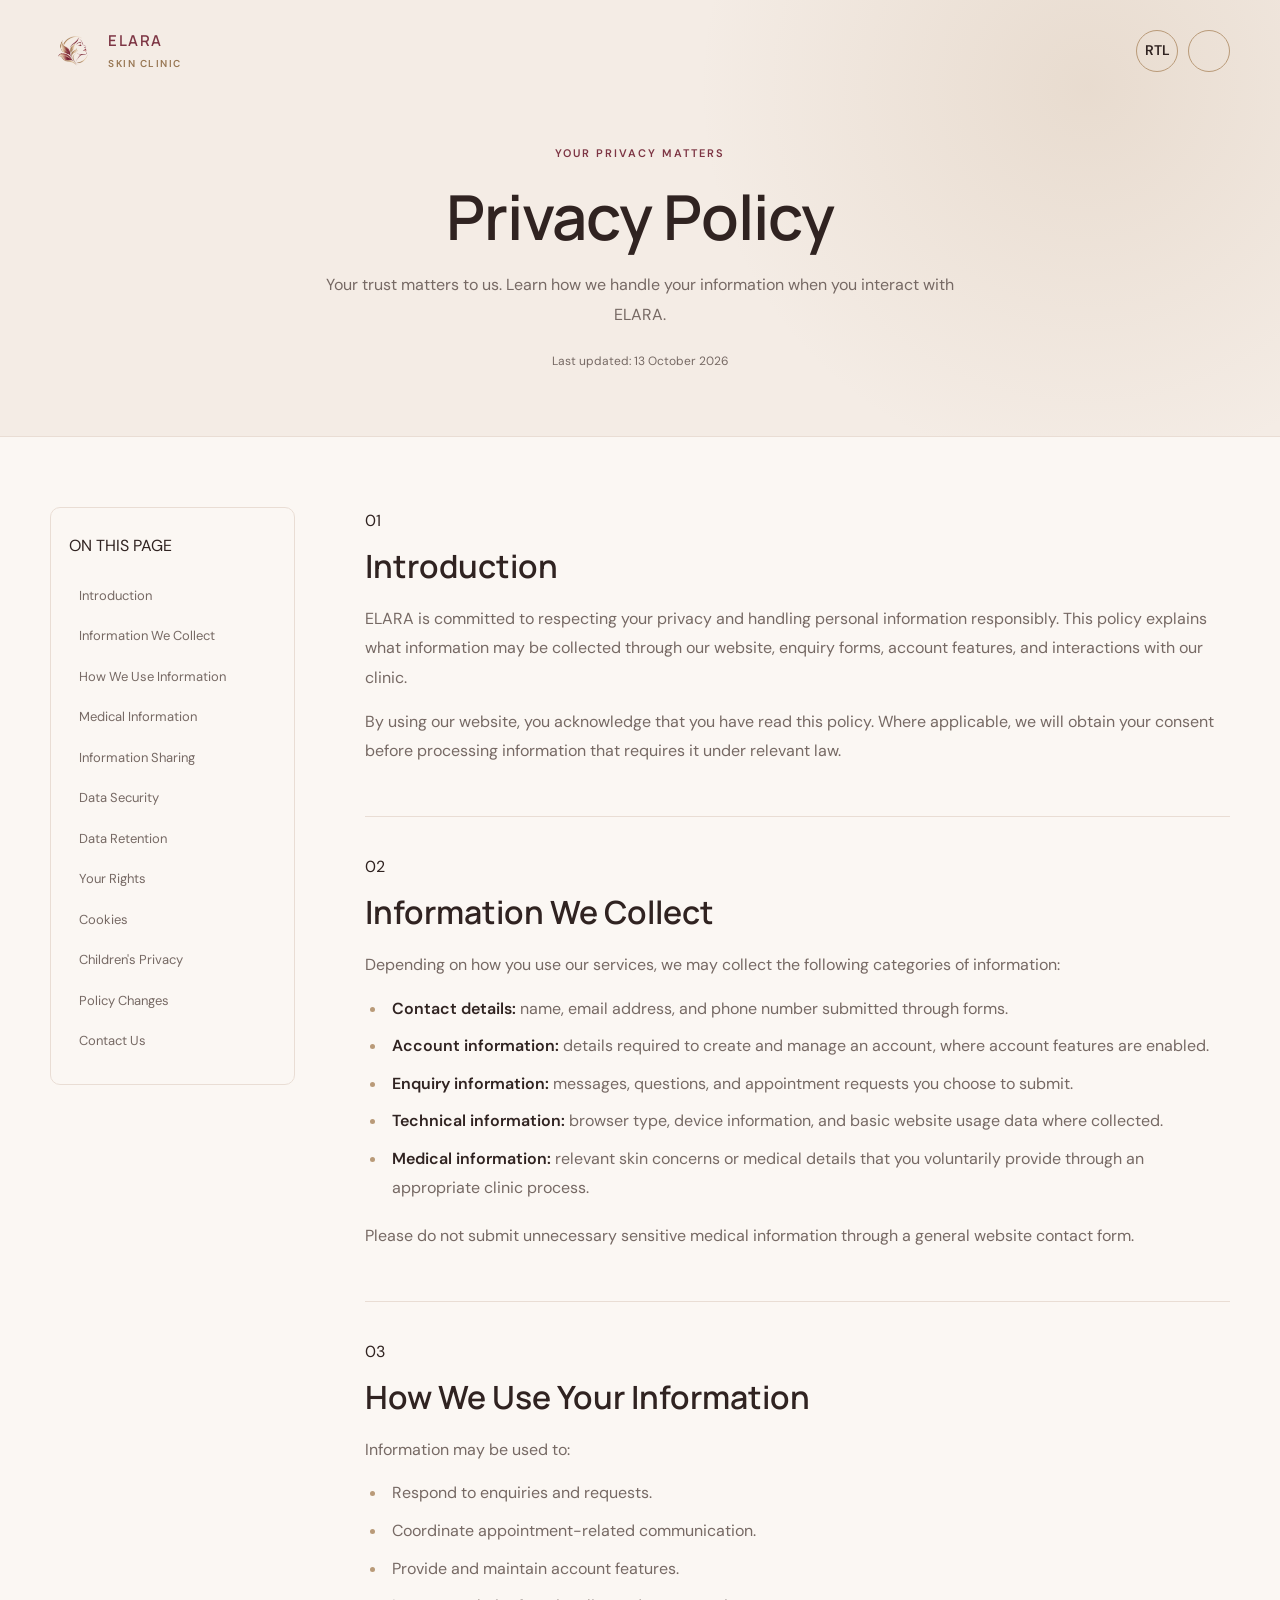
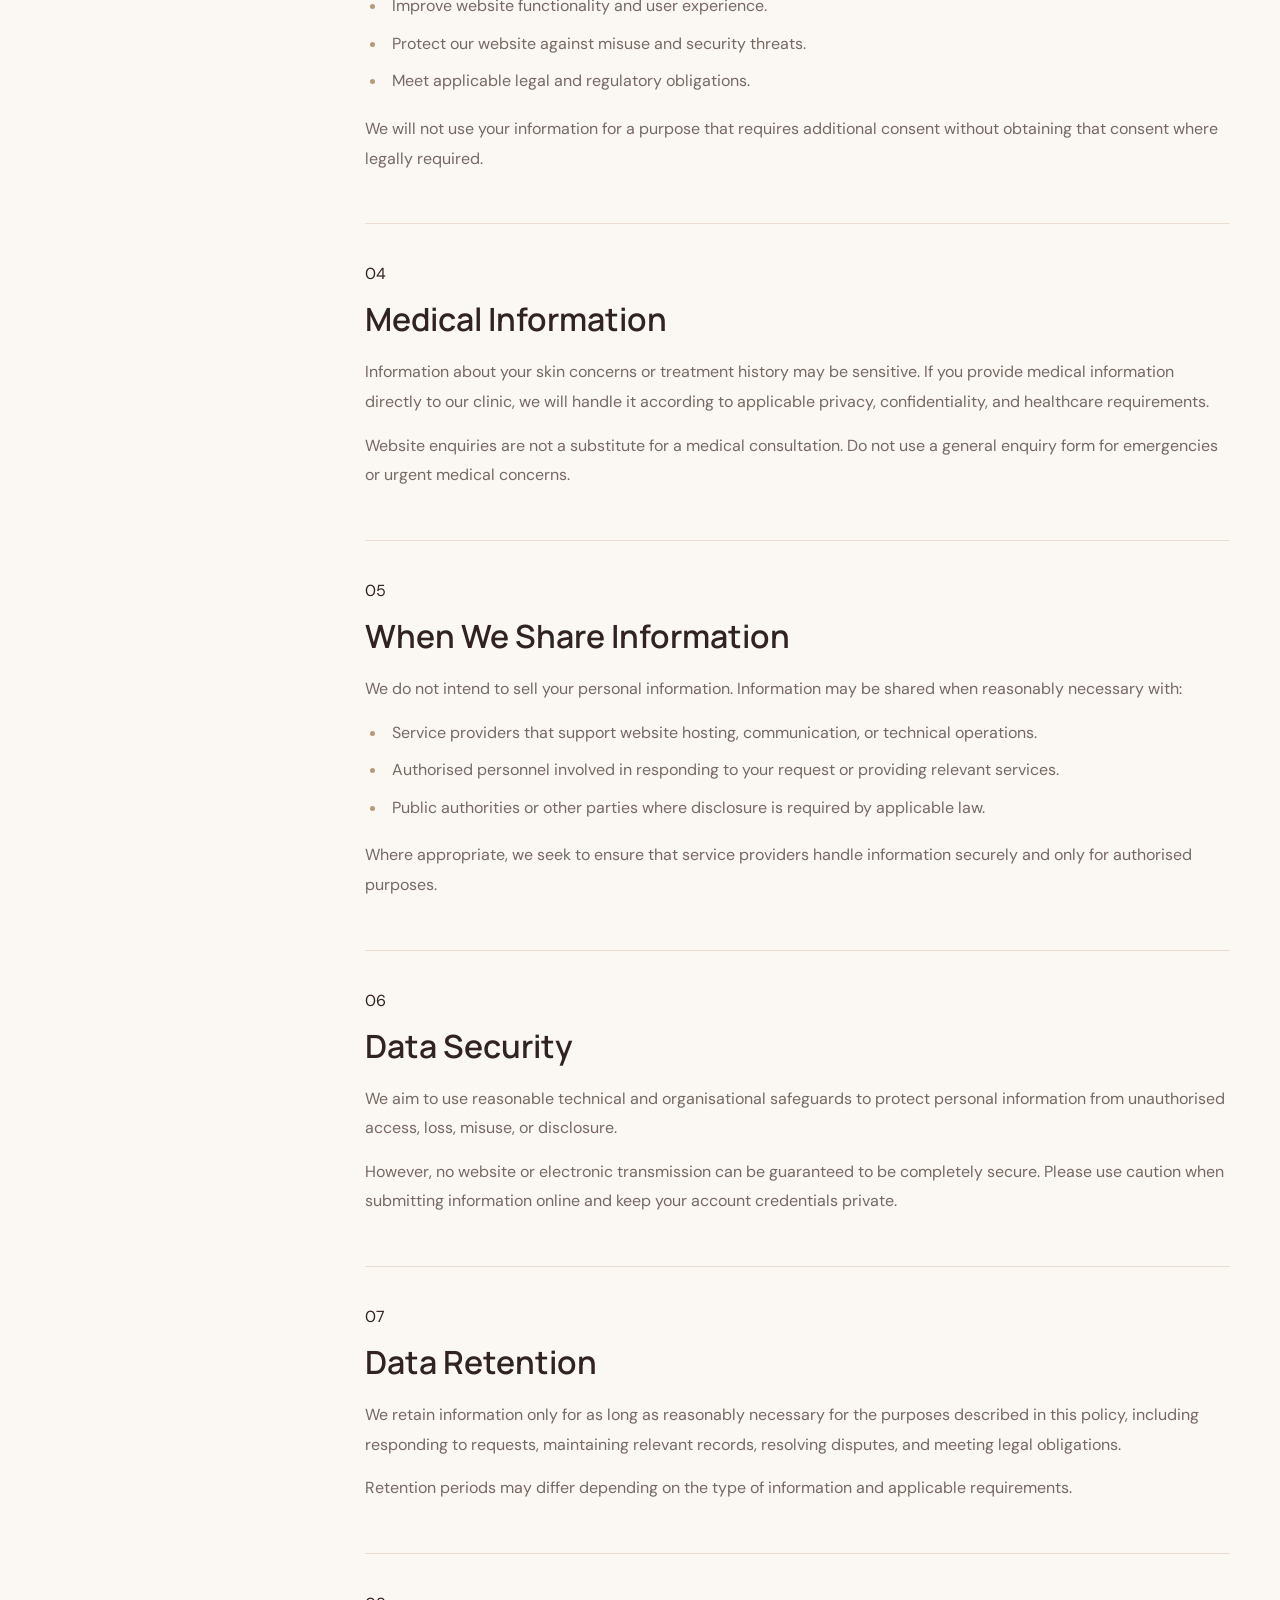
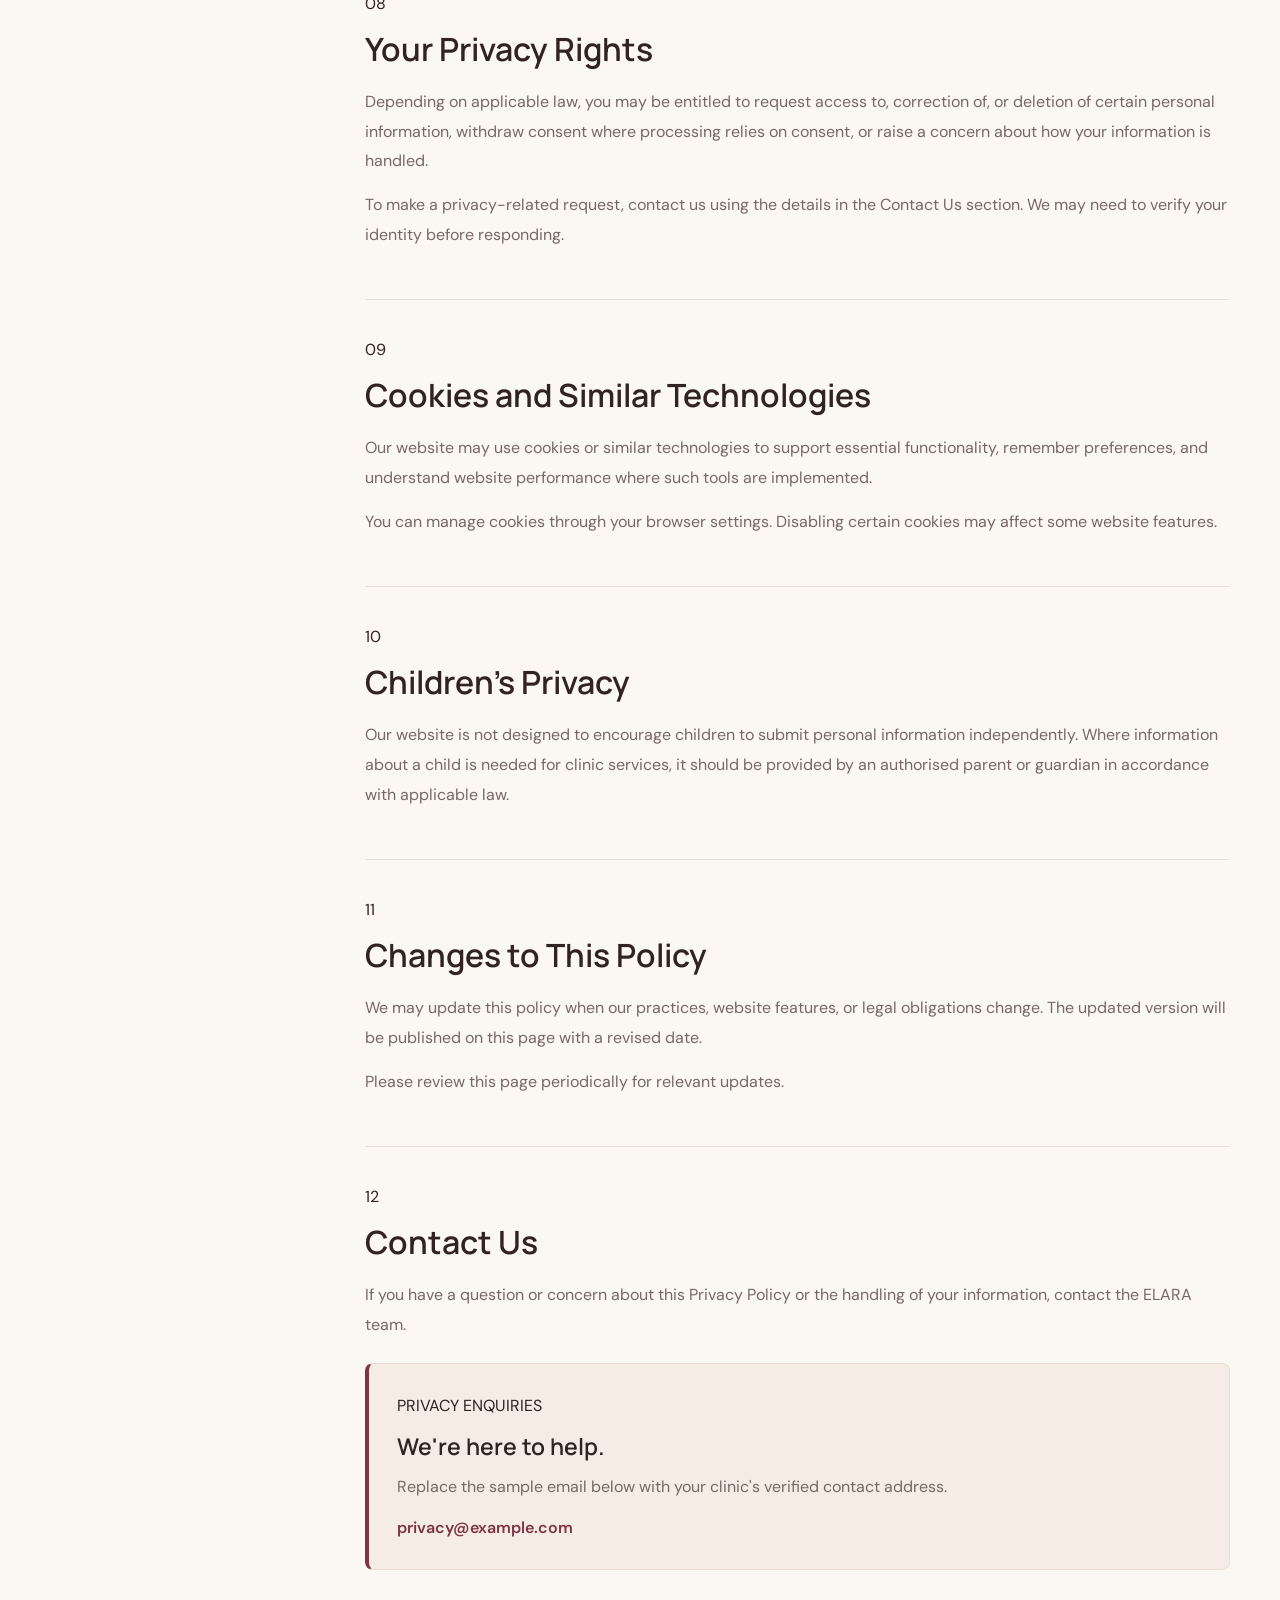
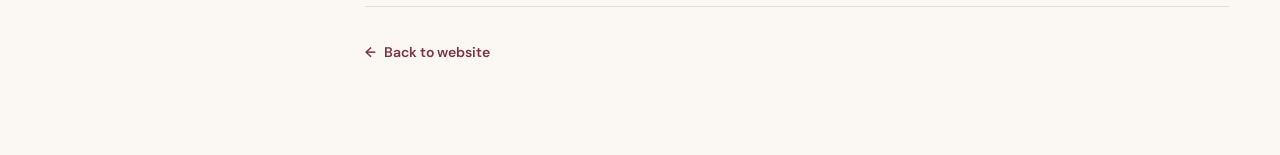
<file: privacy-policy.html>
<!DOCTYPE html>
<html lang="en" dir="ltr" data-theme="light">

<head>
    <meta charset="UTF-8">
    <meta name="viewport" content="width=device-width, initial-scale=1.0">

    <title>Privacy Policy | ELARA</title>
    <link rel="icon" type="image/png" href="./images/logo/logo.png">
    <meta name="description"
          content="Learn how ELARA collects, uses, stores and protects your personal information.">

    <link
        href="https://cdn.jsdelivr.net/npm/bootstrap@5.3.3/dist/css/bootstrap.min.css"
        rel="stylesheet">

    <link rel="stylesheet" href="assets/css/global.css">
    <link rel="stylesheet" href="assets/css/privacy.css">
</head>

<body class="privacy-page">

    <main>

        <!-- PRIVACY HERO -->
        
<section class="privacy-hero">

    <div class="privacy-hero__top">

        <!-- Logo: top-left -->
        <a href="index.html" class="brand-logo">
            <img src="./images/logo/logo.png" alt="ELARA logo">

            <span class="brand-name">
                <span class="brand-title">ELARA</span>
                <span class="brand-subtitle">SKIN CLINIC</span>
            </span>
        </a>

        <!-- RTL and Dark Mode: top-right -->
        <div class="privacy-hero__utilities">

            <button
                class="icon-button"
                id="rtlToggle"
                type="button"
                aria-label="Toggle RTL">
                RTL
            </button>

            <button
                class="icon-button theme-toggle"
                id="themeToggle"
                type="button"
                aria-label="Toggle dark mode">
                <i data-lucide="moon"></i>
            </button>

        </div>

    </div>

    <!-- Centered hero content -->
    <div class="privacy-hero__content">

        <span class="privacy-eyebrow">
            YOUR PRIVACY MATTERS
        </span>

        <h1>Privacy Policy</h1>

        <p>
            Your trust matters to us. Learn how we handle
            your information when you interact with ELARA.
        </p>

        <span class="privacy-hero__updated">
            Last updated: 13 October 2026
        </span>

    </div>

</section>



        <!-- PRIVACY CONTENT -->
        <section class="privacy-content">

            <div class="privacy-content__layout">

                <!-- CONTENT NAVIGATION -->
                <aside class="privacy-sidebar">

                    <span class="privacy-sidebar__title">
                        ON THIS PAGE
                    </span>

                    <nav aria-label="Privacy policy sections">
                        <a href="#introduction">Introduction</a>
                        <a href="#information">Information We Collect</a>
                        <a href="#usage">How We Use Information</a>
                        <a href="#medical-information">Medical Information</a>
                        <a href="#sharing">Information Sharing</a>
                        <a href="#security">Data Security</a>
                        <a href="#retention">Data Retention</a>
                        <a href="#rights">Your Rights</a>
                        <a href="#cookies">Cookies</a>
                        <a href="#children">Children's Privacy</a>
                        <a href="#changes">Policy Changes</a>
                        <a href="#contact">Contact Us</a>
                    </nav>

                </aside>


                <!-- POLICY ARTICLE -->
                <article class="privacy-article">

                    <section id="introduction" class="privacy-section">
                        <span class="privacy-section__number">01</span>
                        <h2>Introduction</h2>

                        <p>
                            ELARA is committed to respecting your
                            privacy and handling personal information
                            responsibly. This policy explains what
                            information may be collected through our
                            website, enquiry forms, account features,
                            and interactions with our clinic.
                        </p>

                        <p>
                            By using our website, you acknowledge that
                            you have read this policy. Where applicable,
                            we will obtain your consent before processing
                            information that requires it under relevant law.
                        </p>
                    </section>


                    <section id="information" class="privacy-section">
                        <span class="privacy-section__number">02</span>
                        <h2>Information We Collect</h2>

                        <p>
                            Depending on how you use our services,
                            we may collect the following categories
                            of information:
                        </p>

                        <ul>
                            <li>
                                <strong>Contact details:</strong>
                                name, email address, and phone number
                                submitted through forms.
                            </li>

                            <li>
                                <strong>Account information:</strong>
                                details required to create and manage
                                an account, where account features are enabled.
                            </li>

                            <li>
                                <strong>Enquiry information:</strong>
                                messages, questions, and appointment
                                requests you choose to submit.
                            </li>

                            <li>
                                <strong>Technical information:</strong>
                                browser type, device information, and
                                basic website usage data where collected.
                            </li>

                            <li>
                                <strong>Medical information:</strong>
                                relevant skin concerns or medical details
                                that you voluntarily provide through an
                                appropriate clinic process.
                            </li>
                        </ul>

                        <p>
                            Please do not submit unnecessary sensitive
                            medical information through a general
                            website contact form.
                        </p>
                    </section>


                    <section id="usage" class="privacy-section">
                        <span class="privacy-section__number">03</span>
                        <h2>How We Use Your Information</h2>

                        <p>Information may be used to:</p>

                        <ul>
                            <li>Respond to enquiries and requests.</li>
                            <li>Coordinate appointment-related communication.</li>
                            <li>Provide and maintain account features.</li>
                            <li>Improve website functionality and user experience.</li>
                            <li>Protect our website against misuse and security threats.</li>
                            <li>Meet applicable legal and regulatory obligations.</li>
                        </ul>

                        <p>
                            We will not use your information for a purpose
                            that requires additional consent without
                            obtaining that consent where legally required.
                        </p>
                    </section>


                    <section id="medical-information" class="privacy-section">
                        <span class="privacy-section__number">04</span>
                        <h2>Medical Information</h2>

                        <p>
                            Information about your skin concerns or
                            treatment history may be sensitive.
                            If you provide medical information directly
                            to our clinic, we will handle it according
                            to applicable privacy, confidentiality,
                            and healthcare requirements.
                        </p>

                        <p>
                            Website enquiries are not a substitute for
                            a medical consultation. Do not use a general
                            enquiry form for emergencies or urgent
                            medical concerns.
                        </p>
                    </section>


                    <section id="sharing" class="privacy-section">
                        <span class="privacy-section__number">05</span>
                        <h2>When We Share Information</h2>

                        <p>
                            We do not intend to sell your personal
                            information. Information may be shared
                            when reasonably necessary with:
                        </p>

                        <ul>
                            <li>
                                Service providers that support website
                                hosting, communication, or technical operations.
                            </li>

                            <li>
                                Authorised personnel involved in responding
                                to your request or providing relevant services.
                            </li>

                            <li>
                                Public authorities or other parties where
                                disclosure is required by applicable law.
                            </li>
                        </ul>

                        <p>
                            Where appropriate, we seek to ensure that
                            service providers handle information securely
                            and only for authorised purposes.
                        </p>
                    </section>


                    <section id="security" class="privacy-section">
                        <span class="privacy-section__number">06</span>
                        <h2>Data Security</h2>

                        <p>
                            We aim to use reasonable technical and
                            organisational safeguards to protect personal
                            information from unauthorised access, loss,
                            misuse, or disclosure.
                        </p>

                        <p>
                            However, no website or electronic transmission
                            can be guaranteed to be completely secure.
                            Please use caution when submitting information
                            online and keep your account credentials private.
                        </p>
                    </section>


                    <section id="retention" class="privacy-section">
                        <span class="privacy-section__number">07</span>
                        <h2>Data Retention</h2>

                        <p>
                            We retain information only for as long as
                            reasonably necessary for the purposes described
                            in this policy, including responding to requests,
                            maintaining relevant records, resolving disputes,
                            and meeting legal obligations.
                        </p>

                        <p>
                            Retention periods may differ depending on
                            the type of information and applicable requirements.
                        </p>
                    </section>


                    <section id="rights" class="privacy-section">
                        <span class="privacy-section__number">08</span>
                        <h2>Your Privacy Rights</h2>

                        <p>
                            Depending on applicable law, you may be entitled
                            to request access to, correction of, or deletion
                            of certain personal information, withdraw consent
                            where processing relies on consent, or raise
                            a concern about how your information is handled.
                        </p>

                        <p>
                            To make a privacy-related request, contact us
                            using the details in the Contact Us section.
                            We may need to verify your identity before
                            responding.
                        </p>
                    </section>


                    <section id="cookies" class="privacy-section">
                        <span class="privacy-section__number">09</span>
                        <h2>Cookies and Similar Technologies</h2>

                        <p>
                            Our website may use cookies or similar
                            technologies to support essential functionality,
                            remember preferences, and understand website
                            performance where such tools are implemented.
                        </p>

                        <p>
                            You can manage cookies through your browser
                            settings. Disabling certain cookies may affect
                            some website features.
                        </p>
                    </section>


                    <section id="children" class="privacy-section">
                        <span class="privacy-section__number">10</span>
                        <h2>Children's Privacy</h2>

                        <p>
                            Our website is not designed to encourage
                            children to submit personal information
                            independently. Where information about a child
                            is needed for clinic services, it should be
                            provided by an authorised parent or guardian
                            in accordance with applicable law.
                        </p>
                    </section>


                    <section id="changes" class="privacy-section">
                        <span class="privacy-section__number">11</span>
                        <h2>Changes to This Policy</h2>

                        <p>
                            We may update this policy when our practices,
                            website features, or legal obligations change.
                            The updated version will be published on this
                            page with a revised date.
                        </p>

                        <p>
                            Please review this page periodically for
                            relevant updates.
                        </p>
                    </section>


                    <section id="contact" class="privacy-section privacy-section--contact">
                        <span class="privacy-section__number">12</span>
                        <h2>Contact Us</h2>

                        <p>
                            If you have a question or concern about this
                            Privacy Policy or the handling of your
                            information, contact the ELARA team.
                        </p>

                        <div class="privacy-contact-card">

                            <span class="privacy-contact-card__label">
                                PRIVACY ENQUIRIES
                            </span>

                            <h3>We're here to help.</h3>

                            <p>
                                Replace the sample email below with
                                your clinic's verified contact address.
                            </p>

                            <a href="mailto:privacy@example.com">
                                privacy@example.com
                            </a>

                        </div>

                    </section>

                    <a href="index.html" class="privacy-back-link">
                        <span aria-hidden="true">←</span>
                        Back to website
                    </a>

                </article>

            </div>

        </section>

    </main>


    <script src="./assets/js/global.js"></script>

</body>
</html>
</file>
<file: assets/css/global.css>
/* =====================================================
   GLOBAL DESIGN SYSTEM
===================================================== */

@import url('https://fonts.googleapis.com/css2?family=DM+Sans:wght@400;500;600;700&family=Manrope:wght@400;500;600;700&display=swap');

:root {
    --color-primary: #7D3544;
    --color-primary-dark: #642735;
    --color-primary-light: #985564;

    --color-secondary: #B99A78;
    --color-secondary-dark: #987754;
    --color-secondary-light: #D0B99D;

    --color-background: #FBF7F3;
    --color-surface: #FFFFFF;
    --color-surface-soft: #F4ECE5;
    --color-text: #302321;
    --color-text-muted: #766964;
    --color-border: #E9DDD4;

    --font-heading: "Manrope", sans-serif;
    --font-body: "DM Sans", sans-serif;

    --container-width: 1440px;
    --header-height: 86px;

    --radius-small: 8px;
    --radius-medium: 14px;
    --radius-large: 24px;

    --shadow-header: 0 5px 24px rgba(48, 35, 33, 0.07);
    --shadow-card: 0 12px 35px rgba(48, 35, 33, 0.08);

    --transition-fast: 0.25s ease;
    --transition-smooth: 0.4s ease;
}

html[data-theme="dark"] {
    --color-background: #191516;
    --color-surface: #241E20;
    --color-surface-soft: #302527;
    --color-text: #F7EFEB;
    --color-text-muted: #C0B0AA;
    --color-border: #48363A;

    --shadow-header: 0 5px 24px rgba(0, 0, 0, 0.2);
    --shadow-card: 0 12px 35px rgba(0, 0, 0, 0.2);
}

* {
    box-sizing: border-box;
}

html {
    scroll-behavior: smooth;
    scroll-padding-top: calc(var(--header-height) + 16px);
}

body {
    margin: 0;
    font-family: var(--font-body);
    font-size: 16px;
    line-height: 1.7;
    color: var(--color-text);
    background: var(--color-background);
    transition:
        background var(--transition-smooth),
        color var(--transition-smooth);
}

h1, h2, h3, h4, h5, h6 {
    font-family: var(--font-heading);
    font-weight: 600;
    line-height: 1.25;
}

a {
    color: inherit;
    text-decoration: none;
}

button, input, textarea, select {
    font: inherit;
}

button, a {
    -webkit-tap-highlight-color: transparent;
}

button:focus-visible,
a:focus-visible {
    outline: 2px solid var(--color-secondary);
    outline-offset: 4px;
}

img {
    max-width: 100%;
    display: block;
}

.global-container {
    width: min(calc(100% - 64px), var(--container-width));
    margin-inline: auto;
}


/* =====================================================
   BUTTONS
===================================================== */

.btn {
    display: inline-flex;
    justify-content: center;
    align-items: center;
    gap: 9px;
    min-height: 46px;
    padding: 11px 20px;
    border: 1px solid transparent;
    border-radius: var(--radius-small);
    font-size: 14px;
    font-weight: 600;
    line-height: 1.4;
    cursor: pointer;
    transition:
        background var(--transition-fast),
        color var(--transition-fast),
        border-color var(--transition-fast),
        transform var(--transition-fast),
        box-shadow var(--transition-fast);
}

.btn svg {
    width: 17px;
    height: 17px;
    flex-shrink: 0;
}

.btn:hover {
    transform: translateY(-2px);
    box-shadow: var(--shadow-card);
}

.btn-primary {
    color: #FFFFFF;
    background: var(--color-primary);
    border-color: var(--color-primary);
}

.btn-primary:hover {
    color: #FFFFFF;
    background: var(--color-primary-dark);
    border-color: var(--color-primary-dark);
}

.btn-secondary {
    color: var(--color-primary);
    background: transparent;
    border-color: var(--color-secondary);
}

.btn-secondary:hover {
    color: #FFFFFF;
    background: var(--color-primary);
    border-color: var(--color-primary);
}


/* =====================================================
   GLOBAL HEADER
===================================================== */

.site-header {
    position: sticky;
    top: 0;
    z-index: 1000;
    width: 100%;
    background: var(--color-surface);
    border-bottom: 1px solid var(--color-border);
    box-shadow: var(--shadow-header);
    transition:
        background var(--transition-smooth),
        border-color var(--transition-smooth);
}

.header-container {
    min-height: var(--header-height);
    display: flex;
    align-items: center;
    justify-content: space-between;
    gap: 24px;
}

.brand-logo {
    display: inline-flex;
    align-items: center;
    gap: 11px;
    flex-shrink: 0;
}

.brand-logo img {
    width: 45px;
    height: 48px;
    object-fit: contain;
}

.brand-name {
    display: flex;
    flex-direction: column;
    line-height: 1.25;
}

.brand-title {
    font-family: var(--font-heading);
    font-size: 17px;
    font-weight: 700;
    letter-spacing: 1.3px;
    color: var(--color-primary);
}

.brand-subtitle {
    margin-top: 4px;
    font-size: 10px;
    font-weight: 600;
    letter-spacing: 3px;
    color: var(--color-secondary-dark);
}

.main-navigation {
    display: flex;
    align-items: center;
    justify-content: flex-end;
    gap: 24px;
    flex: 1;
}

.navigation-list {
    display: flex;
    align-items: center;
    gap: 24px;
    padding: 0;
    margin: 0;
    list-style: none;
}

.nav-item {
    position: relative;
}

.nav-link {
    display: inline-flex;
    align-items: center;
    justify-content: center;
    gap: 5px;
    padding-block: 12px;
    color: var(--color-text);
    font-size: 14px;
    font-weight: 500;
    white-space: nowrap;
    transition: color var(--transition-fast);
}

.nav-link:hover,
.nav-link.active {
    color: var(--color-primary);
}

.nav-link::after {
    position: absolute;
    right: 0;
    bottom: 3px;
    left: 0;
    height: 2px;
    content: "";
    background: var(--color-secondary);
    transform: scaleX(0);
    transform-origin: left;
    transition: transform var(--transition-fast);
}

.nav-link:hover::after,
.nav-link.active::after {
    transform: scaleX(1);
}

.nav-link svg {
    width: 15px;
    height: 15px;
}

.header-actions {
    display: flex;
    align-items: center;
    gap: 10px;
    flex-shrink: 0;
}

.icon-button {
    width: 42px;
    height: 42px;
    display: inline-flex;
    justify-content: center;
    align-items: center;
    flex-shrink: 0;
    padding: 0;
    border: 1px solid var(--color-secondary);
    border-radius: 50%;
    color: var(--color-text);
    background: transparent;
    cursor: pointer;
    transition:
        color var(--transition-fast),
        background var(--transition-fast),
        border-color var(--transition-fast),
        transform var(--transition-fast);
}

.icon-button svg {
    width: 19px;
    height: 19px;
}

.icon-button:hover {
    color: var(--color-primary);
    background: var(--color-surface-soft);
    border-color: var(--color-border);
    transform: translateY(-1px);
}

.mobile-menu-toggle {
    display: none;
}


/* =====================================================
   HOME DROPDOWN
===================================================== */

.dropdown-menu {
    position: absolute;
    top: calc(100% + 8px);
    inset-inline-start: 0;
    z-index: 1001;
    width: 220px;
    padding: 9px;
    margin: 0;
    list-style: none;
    background: var(--color-surface);
    border: 1px solid var(--color-border);
    border-radius: var(--radius-medium);
    box-shadow: var(--shadow-card);

    opacity: 0;
    visibility: hidden;
    transform: translateY(8px);
    transition:
        opacity var(--transition-fast),
        visibility var(--transition-fast),
        transform var(--transition-fast);
}

.home-dropdown:hover > .dropdown-menu,
.home-dropdown:focus-within > .dropdown-menu,
.home-dropdown.dropdown-open > .dropdown-menu {
    opacity: 1;
    visibility: visible;
    transform: translateY(0);
}

.dropdown-menu a {
    display: block;
    padding: 11px 12px;
    border-radius: var(--radius-small);
    color: var(--color-text);
    font-size: 14px;
    transition:
        background var(--transition-fast),
        color var(--transition-fast);
}

.dropdown-menu a:hover,
.dropdown-menu a.active {
    color: var(--color-primary);
    background: var(--color-surface-soft);
}


/* =====================================================
   GLOBAL FOOTER
===================================================== */

.site-footer {
    margin-top: 0;
    padding-top: 0px;
    color: var(--color-text);
    background: var(--color-surface);
    border-top: 1px solid var(--color-border);
}

.footer-main {
    display: grid;
    grid-template-columns: 1.35fr 0.8fr 1fr 1.1fr;
    gap: 44px;
    padding-bottom: 48px;
}

.footer-brand {
    max-width: 340px;
}

.footer-description {
    margin: 22px 0;
    color: var(--color-text-muted);
    font-size: 15px;
    line-height: 1.8;
}

.footer-socials {
    display: flex;
    align-items: center;
    gap: 10px;
}

.social-link {
    width: 39px;
    height: 39px;
    display: inline-flex;
    justify-content: center;
    align-items: center;
    border: 1px solid var(--color-border);
    border-radius: 50%;
    color: var(--color-primary);
    background: var(--color-background);
    transition:
        color var(--transition-fast),
        background var(--transition-fast),
        transform var(--transition-fast);
}

.social-link:hover {
    color: #FFFFFF;
    background: var(--color-primary);
    transform: translateY(-3px);
}

.footer-heading {
    margin: 0 0 22px;
    font-size: 17px;
    color: var(--color-text);
}

.footer-links {
    display: grid;
    gap: 12px;
    padding: 0;
    margin: 0;
    list-style: none;
}

.footer-links a,
.footer-contact a {
    color: var(--color-text-muted);
    font-size: 14px;
    transition: color var(--transition-fast);
}

.footer-links a:hover,
.footer-contact a:hover {
    color: var(--color-primary);
}

.footer-contact p {
    display: flex;
    align-items: flex-start;
    gap: 10px;
    margin: 0 0 16px;
    color: var(--color-text-muted);
    font-size: 14px;
    overflow-wrap: anywhere;
}

.footer-contact p svg {
    width: 18px;
    height: 18px;
    flex-shrink: 0;
    margin-top: 4px;
    color: var(--color-secondary-dark);
}

.footer-cta {
    margin-top: 8px;
}

.footer-bottom {
    min-height: 76px;
    display: flex;
    justify-content: space-between;
    align-items: center;
    flex-wrap: wrap;
    gap: 15px;
    padding-block: 20px;
    border-top: 1px solid var(--color-border);
}

.footer-bottom p {
    margin: 0;
    color: var(--color-text-muted);
    font-size: 13px;
}

.footer-legal-links {
    display: flex;
    align-items: center;
    gap: 22px;
}

.footer-legal-links a {
    color: var(--color-text-muted);
    font-size: 13px;
    transition: color var(--transition-fast);
}

.footer-legal-links a:hover {
    color: var(--color-primary);
}


/* =====================================================
   RTL SUPPORT
===================================================== */

html[dir="rtl"] body {
    text-align: right;
}

html[dir="rtl"] .brand-name,
html[dir="rtl"] .footer-brand,
html[dir="rtl"] .footer-column {
    text-align: right;
}

html[dir="rtl"] .nav-link::after {
    transform-origin: right;
}

html[dir="rtl"] .footer-contact p {
    flex-direction: row;
}

html[dir="rtl"] .footer-bottom {
    direction: rtl;
}

html[dir="rtl"] .dropdown-menu {
    text-align: right;
}


/* =====================================================
   RESPONSIVE: 1024px
===================================================== */

@media (max-width: 1024px) {
    :root {
        --header-height: 76px;
    }

    .global-container {
        width: min(calc(100% - 40px), var(--container-width));
    }

    .header-container {
        gap: 12px;
    }

    .brand-logo {
        gap: 8px;
    }

    .brand-logo img {
        width: 39px;
        height: 42px;
    }

    .brand-title {
        font-size: 15px;
    }

    .brand-subtitle {
        font-size: 9px;
        letter-spacing: 2px;
    }

    .main-navigation {
        gap: 12px;
    }

    .navigation-list {
        gap: 14px;
    }

    .nav-link {
        font-size: 13px;
    }

    .header-actions {
        gap: 5px;
    }

    .icon-button {
        width: 36px;
        height: 36px;
    }

    .header-cta {
        min-height: 42px;
        padding-inline: 12px;
        font-size: 12px;
    }

    .footer-main {
        grid-template-columns: repeat(2, minmax(0, 1fr));
        gap: 35px;
    }
}


/* =====================================================
   RESPONSIVE: 768px
===================================================== */

@media (max-width: 768px) {
    .global-container {
        width: calc(100% - 32px);
    }

    .header-container {
        min-height: 72px;
        flex-wrap: wrap;
        justify-content: space-between;
        gap: 0;
    }

    .mobile-menu-toggle {
        display: inline-flex;
        order: 3;
    }

    .brand-logo {
        order: 1;
    }

    .main-navigation {
        display: none;
        order: 4;
        flex: 0 0 100%;
        width: 100%;
        padding: 12px 0 20px;
        align-items: stretch;
        flex-direction: column;
        gap: 12px;
        border-top: 1px solid var(--color-border);
    }

    .main-navigation.menu-open {
        display: flex;
        animation: menuReveal 0.25s ease both;
    }

    .navigation-list {
        width: 100%;
        align-items: stretch;
        flex-direction: column;
        gap: 2px;
    }

    .nav-link {
        display: flex;
        justify-content: space-between;
        width: 100%;
        padding: 11px 12px;
        border-radius: var(--radius-small);
        font-size: 15px;
    }

    .nav-link::after {
        display: none;
    }

    .nav-link:hover,
    .nav-link.active {
        background: var(--color-surface-soft);
    }

    .home-dropdown {
        width: 100%;
    }

    .dropdown-menu {
        position: static;
        display: none;
        width: 100%;
        margin-top: 3px;
        padding-inline-start: 14px;
        border: 0;
        border-radius: 0;
        box-shadow: none;
        opacity: 1;
        visibility: visible;
        transform: none;
        background: transparent;
    }

    .home-dropdown.dropdown-open > .dropdown-menu {
        display: block;
    }

    .home-dropdown:hover > .dropdown-menu,
    .home-dropdown:focus-within > .dropdown-menu {
        visibility: visible;
        opacity: 1;
        transform: none;
    }

    .header-actions {
        display: flex;
        flex-wrap: wrap;
        justify-content: flex-start;
        padding-top: 12px;
        border-top: 1px solid var(--color-border);
    }

    .header-cta {
        min-height: 42px;
        padding-inline: 16px;
        font-size: 13px;
    }

    .footer-main {
        grid-template-columns: repeat(2, minmax(0, 1fr));
        gap: 32px 24px;
        padding-bottom: 34px;
    }

    .site-footer {
        padding-top: 44px;
    }

    .footer-bottom {
        align-items: flex-start;
        flex-direction: column;
    }
}

@keyframes menuReveal {
    from {
        opacity: 0;
        transform: translateY(-6px);
    }

    to {
        opacity: 1;
        transform: translateY(0);
    }
}


/* =====================================================
   RESPONSIVE: 360px
===================================================== */

@media (max-width: 360px) {
    .global-container {
        width: calc(100% - 24px);
    }

    .header-container {
        min-height: 66px;
    }

    .brand-logo {
        gap: 6px;
    }

    .brand-logo img {
        width: 32px;
        height: 36px;
    }

    .brand-title {
        font-size: 13px;
        letter-spacing: 0.7px;
    }

    .brand-subtitle {
        font-size: 8px;
        letter-spacing: 1.5px;
    }

    .mobile-menu-toggle,
    .icon-button {
        width: 34px;
        height: 34px;
    }

    .footer-main {
        grid-template-columns: minmax(0, 1fr);
        gap: 28px;
    }

    .footer-description {
        font-size: 14px;
    }

    .footer-legal-links {
        flex-wrap: wrap;
        gap: 12px 18px;
    }

    .footer-bottom p,
    .footer-legal-links a {
        font-size: 12px;
    }
}

@media (prefers-reduced-motion: reduce) {
    *,
    *::before,
    *::after {
        scroll-behavior: auto !important;
        animation-duration: 0.01ms !important;
        animation-iteration-count: 1 !important;
        transition-duration: 0.01ms !important;
    }
}
.visually-hidden {
            position: absolute;
            width: 1px;
            height: 1px;
            padding: 0;
            margin: -1px;
            overflow: hidden;
            clip: rect(0, 0, 0, 0);
            white-space: nowrap;
            border: 0;
        }

        
/* =====================================================
   CORRECTED GLOBAL HEADER ALIGNMENT
===================================================== */

.site-header {
    position: sticky;
    top: 0;
    z-index: 1000;
    background: var(--color-surface);
    border-bottom: 1px solid var(--color-border);
    box-shadow: var(--shadow-header);
}

.header-inner {
    width: min(96%, 1600px);
    min-height: 86px;
    margin-inline: auto;
    display: grid;
    grid-template-columns: minmax(205px, 1fr) auto minmax(270px, 1fr);
    align-items: center;
    gap: 20px;
}

.site-header .brand-logo {
    justify-self: start;
}

.site-header .main-navigation {
    display: contents;
}

.site-header .navigation-list {
    grid-column: 2;
    grid-row: 1;
    justify-self: center;
    display: flex;
    align-items: center;
    justify-content: center;
    gap: clamp(12px, 1.7vw, 26px);
    margin: 0;
    padding: 0;
    list-style: none;
}

.site-header .header-actions {
    grid-column: 3;
    grid-row: 1;
    justify-self: end;
    display: flex;
    align-items: center;
    justify-content: flex-end;
    gap: 8px;
}

.site-header .nav-link {
    position: relative;
    white-space: nowrap;
}

.site-header .header-cta {
    white-space: nowrap;
}

.site-header .mobile-menu-toggle {
    display: none;
}


/* =====================================================
   FOOTER ALIGNMENT
===================================================== */

.site-footer .footer-main {
    display: grid;
    grid-template-columns: 1.3fr 0.8fr 1fr 1.1fr;
    align-items: start;
    gap: 36px;
}

.site-footer .footer-column,
.site-footer .footer-brand {
    min-width: 0;
}

.site-footer .footer-bottom {
    display: flex;
    justify-content: space-between;
    align-items: center;
    gap: 18px;
}

.site-footer .footer-legal-links {
    display: flex;
    flex-wrap: wrap;
    gap: 20px;
}


/* =====================================================
   1024px
===================================================== */

@media (max-width: 1024px) {
    .header-inner {
        width: calc(100% - 32px);
        grid-template-columns: minmax(165px, 1fr) auto minmax(215px, 1fr);
        gap: 10px;
    }

    .site-header .navigation-list {
        gap: 11px;
    }

    .site-header .nav-link {
        font-size: 12px;
    }

    .site-header .header-actions {
        gap: 4px;
    }

    .site-header .header-cta {
        padding-inline: 10px;
        font-size: 11px;
    }

    .site-header .icon-button {
        width: 34px;
        height: 34px;
    }

    .site-footer .footer-main {
        grid-template-columns: repeat(2, minmax(0, 1fr));
    }
}


/* =====================================================
   768px: MOBILE NAVIGATION
===================================================== */

@media (max-width: 768px) {
    .header-inner {
        width: calc(100% - 28px);
        min-height: 72px;
        grid-template-columns: 1fr auto;
        gap: 10px;
    }

    .site-header .brand-logo {
        grid-column: 1;
        grid-row: 1;
    }

    .site-header .mobile-menu-toggle {
        display: inline-flex;
        grid-column: 2;
        grid-row: 1;
        justify-self: end;
    }

    .site-header .main-navigation {
        display: none;
        grid-column: 1 / -1;
        grid-row: 2;
        width: 100%;
        padding: 12px 0 18px;
        border-top: 1px solid var(--color-border);
    }

    .site-header .main-navigation.menu-open {
        display: flex;
        flex-direction: column;
        align-items: stretch;
        gap: 12px;
    }

    .site-header .navigation-list {
        display: flex;
        width: 100%;
        flex-direction: column;
        align-items: stretch;
        gap: 3px;
    }

    .site-header .nav-link {
        display: flex;
        justify-content: space-between;
        width: 100%;
        padding: 10px 12px;
        font-size: 14px;
    }

    .site-header .header-actions {
        justify-content: flex-start;
        flex-wrap: wrap;
        padding-top: 12px;
        border-top: 1px solid var(--color-border);
    }

    .site-header .header-cta {
        font-size: 13px;
        padding-inline: 14px;
    }

    .site-header .dropdown-menu {
        position: static;
        display: none;
        width: 100%;
        margin-top: 4px;
        box-shadow: none;
        opacity: 1;
        visibility: visible;
        transform: none;
    }

    .site-header .home-dropdown.dropdown-open > .dropdown-menu {
        display: block;
    }

    .site-header .home-dropdown:hover > .dropdown-menu,
    .site-header .home-dropdown:focus-within > .dropdown-menu {
        display: none;
    }

    .site-header .home-dropdown.dropdown-open:hover > .dropdown-menu,
    .site-header .home-dropdown.dropdown-open:focus-within > .dropdown-menu {
        display: block;
    }

    .site-footer .footer-bottom {
        align-items: flex-start;
        flex-direction: column;
    }
}


/* =====================================================
   360px
===================================================== */

@media (max-width: 360px) {
    .header-inner {
        width: calc(100% - 20px);
        min-height: 66px;
    }

    .site-header .brand-logo img {
        width: 32px;
        height: 34px;
    }

    .site-header .brand-title {
        font-size: 12px;
        letter-spacing: 0.5px;
    }

    .site-header .brand-subtitle {
        font-size: 8px;
        letter-spacing: 1.5px;
    }

    .site-header .mobile-menu-toggle {
        width: 34px;
        height: 34px;
    }

    .site-header .header-actions {
        gap: 6px;
    }

    .site-header .header-cta {
        font-size: 12px;
        padding-inline: 10px;
    }

    .site-footer .footer-main {
        grid-template-columns: minmax(0, 1fr);
        gap: 28px;
    }
}


/* =====================================================
   RTL HEADER
===================================================== */

html[dir="rtl"] .site-header .brand-logo {
    justify-self: start;
}

html[dir="rtl"] .site-header .navigation-list {
    direction: rtl;
}

html[dir="rtl"] .site-header .header-actions {
    direction: rtl;
}

html[dir="rtl"] .site-header .dropdown-menu {
    text-align: right;
}

html[dir="rtl"] .site-footer .footer-main {
    direction: rtl;
}

/* =========================================
   GLOBAL SPACING SYSTEM
========================================= */

:root {
    --container-width: 1440px;
    --page-gutter: 32px;

    --color-primary: #7D3544;
    --color-primary-dark: #642735;
    --color-secondary: #B99A78;
}

.global-container {
    width: min(
        calc(100% - (var(--page-gutter) * 2)),
        var(--container-width)
    );
    margin-inline: auto;
}

/* Header */
.header-inner {
    min-height: 86px;
    display: grid;
    grid-template-columns: minmax(190px, 1fr) auto minmax(200px, 1fr);
    align-items: center;
    gap: 20px;
}

.main-navigation {
    display: contents;
}

.navigation-list {
    grid-column: 2;
    grid-row: 1;
    justify-self: center;
}

.header-actions {
    grid-column: 3;
    grid-row: 1;
    justify-self: end;
    display: flex;
    align-items: center;
    gap: 8px;
}

/* Every main section */
.section-padding {
    padding-block: 80px;
}

/* Newsletter */
.newsletter-container {
    display: grid;
    grid-template-columns: 1fr 1fr;
    align-items: center;
    gap: 36px;
}

/* Footer */
.footer-main {
    display: grid;
    grid-template-columns: 1.3fr 0.8fr 1fr 1.1fr;
    gap: 36px;
    padding-block: 55px;
}

.footer-bottom {
    min-height: 76px;
    display: flex;
    justify-content: space-between;
    align-items: center;
    gap: 20px;
    border-top: 1px solid var(--color-border);
}

/* Tablet */
@media (max-width: 1024px) {
    :root {
        --page-gutter: 24px;
    }

    .header-inner {
        grid-template-columns: minmax(155px, 1fr) auto minmax(175px, 1fr);
        gap: 12px;
    }

    .navigation-list {
        gap: 12px;
    }

    .footer-main {
        grid-template-columns: repeat(2, minmax(0, 1fr));
    }
}

/* Mobile */
@media (max-width: 768px) {
    :root {
        --page-gutter: 20px;
    }

    .header-inner {
        grid-template-columns: 1fr auto;
    }

    .main-navigation {
        display: none;
        grid-column: 1 / -1;
        grid-row: 2;
        width: 100%;
    }

    .main-navigation.menu-open {
        display: flex;
        flex-direction: column;
        align-items: stretch;
        padding-block: 15px;
        border-top: 1px solid var(--color-border);
    }

    .navigation-list {
        grid-column: auto;
        grid-row: auto;
        width: 100%;
        flex-direction: column;
        align-items: stretch;
    }

    .header-actions {
        grid-column: auto;
        grid-row: auto;
        justify-self: start;
        flex-wrap: wrap;
    }

    .section-padding {
        padding-block: 52px;
    }

    .newsletter-container {
        grid-template-columns: 1fr;
    }

    .footer-bottom {
        align-items: flex-start;
        flex-direction: column;
        padding-block: 20px;
    }
}

/* Small mobile */
@media (max-width: 360px) {
    :root {
        --page-gutter: 12px;
    }

    .header-inner {
        min-height: 66px;
        gap: 8px;
    }

    .footer-main {
        grid-template-columns: 1fr;
        gap: 28px;
    }
}

/* =========================================
   GLOBAL FOOTER
========================================= */

.site-footer {
    margin-top: 0;
    /* padding-top: 58px; */
    color: var(--color-text);
    background: var(--color-surface);
    border-top: 1px solid var(--color-border);
}

.footer-main {
    display: grid;
    grid-template-columns: 1.3fr 0.8fr 1fr 1.1fr;
    align-items: start;
    gap: 36px;
    padding-bottom: 45px;
}

.footer-brand,
.footer-column {
    min-width: 0;
}

.footer-logo img {
    width: 44px;
    height: 46px;
    object-fit: contain;
}

.footer-description {
    margin: 20px 0;
    color: var(--color-text-muted);
    font-size: 15px;
    line-height: 1.8;
}

.footer-socials {
    display: flex;
    gap: 10px;
    align-items: center;
}

.social-link {
    width: 38px;
    height: 38px;
    display: inline-flex;
    justify-content: center;
    align-items: center;
    color: var(--color-primary);
    background: var(--color-background);
    border: 1px solid var(--color-border);
    border-radius: 50%;
    transition: all 0.25s ease;
}

.social-link:hover {
    color: #FFFFFF;
    background: var(--color-primary);
    transform: translateY(-3px);
}

.footer-heading {
    margin: 0 0 20px;
    color: var(--color-text);
    font-family: var(--font-heading);
    font-size: 17px;
    font-weight: 600;
}

.footer-links {
    display: grid;
    gap: 12px;
    padding: 0;
    margin: 0;
    list-style: none;
}

.footer-links a,
.footer-contact a {
    color: var(--color-text-muted);
    font-size: 14px;
    overflow-wrap: anywhere;
    transition: color 0.25s ease;
}

.footer-links a:hover,
.footer-contact a:hover {
    color: var(--color-primary);
}

.footer-contact p {
    display: flex;
    align-items: flex-start;
    gap: 10px;
    margin: 0 0 15px;
    color: var(--color-text-muted);
    font-size: 14px;
    line-height: 1.7;
    overflow-wrap: anywhere;
}

.footer-contact p svg {
    width: 18px;
    height: 18px;
    flex-shrink: 0;
    margin-top: 4px;
    color: var(--color-secondary);
}

.footer-cta {
    margin-top: 8px;
}

.footer-bottom {
    display: flex;
    justify-content: space-between;
    align-items: center;
    flex-wrap: wrap;
    gap: 16px;
    padding-block: 20px;
    border-top: 1px solid var(--color-border);
}

.copyright-text {
    margin: 0;
    color: var(--color-text-muted);
    font-size: 13px;
}

.footer-legal-links {
    display: flex;
    flex-wrap: wrap;
    gap: 20px;
}

.footer-legal-links a {
    color: var(--color-text-muted);
    font-size: 13px;
    transition: color 0.25s ease;
}

.footer-legal-links a:hover {
    color: var(--color-primary);
}


/* 1024px */
@media (max-width: 1024px) {
    .footer-main {
        grid-template-columns: repeat(2, minmax(0, 1fr));
        gap: 32px;
    }
}

/* 768px */
@media (max-width: 768px) {
    .site-footer {
        padding-top: 42px;
    }

    .footer-main {
        gap: 28px 22px;
        padding-bottom: 32px;
    }

    .footer-bottom {
        align-items: flex-start;
        flex-direction: column;
    }
}

/* 360px */
@media (max-width: 360px) {
    .footer-main {
        grid-template-columns: minmax(0, 1fr);
        gap: 26px;
    }

    .footer-description {
        font-size: 14px;
    }

    .footer-legal-links {
        gap: 12px 18px;
    }
}

/* RTL */
html[dir="rtl"] .footer-main {
    direction: rtl;
}

html[dir="rtl"] .footer-contact p {
    flex-direction: row;
}

html[dir="rtl"] .footer-bottom {
    direction: rtl;
}
#rtlToggle {
    font-family: var(--font-body);
    font-size: 14px;
    font-weight: 600;
    min-width: 40px;
    padding: 8px 10px;
    display: inline-flex;
    align-items: center;
    justify-content: center;
    border: 1px solid var(--color-secondary);
}


/* =====================================================
   FINAL HEADER FIX: HAMBURGER + DROPDOWN THROUGH 1024px
   Applies to the shared header without changing desktop layout.
===================================================== */

@media (max-width: 1024px) {
    .site-header .header-inner {
        display: grid;
        grid-template-columns: minmax(0, 1fr) auto;
        align-items: center;
        gap: 12px;
        min-height: 76px;
    }

    .site-header .brand-logo {
        grid-column: 1;
        grid-row: 1;
        justify-self: start;
        min-width: 0;
    }

    .site-header .mobile-menu-toggle {
        display: inline-flex;
        grid-column: 2;
        grid-row: 1;
        justify-self: end;
        align-items: center;
        justify-content: center;
        position: relative;
        z-index: 1003;
        cursor: pointer;
    }

    .site-header .main-navigation {
        display: none;
        grid-column: 1 / -1;
        grid-row: 2;
        width: 100%;
        min-width: 0;
        padding: 14px 0 18px;
        border-top: 1px solid var(--color-border);
        flex-direction: column;
        align-items: stretch;
        justify-content: flex-start;
        gap: 12px;
    }

    .site-header .main-navigation.menu-open {
        display: flex;
    }

    .site-header .navigation-list {
        display: flex;
        grid-column: auto;
        grid-row: auto;
        width: 100%;
        flex-direction: column;
        align-items: stretch;
        justify-self: stretch;
        gap: 3px;
    }

    .site-header .navigation-list > .nav-item {
        width: 100%;
    }

    .site-header .nav-link {
        display: flex;
        justify-content: space-between;
        width: 100%;
        padding: 11px 12px;
        border-radius: var(--radius-small);
        white-space: normal;
    }

    .site-header .nav-link::after {
        display: none;
    }

    .site-header .nav-link:hover,
    .site-header .nav-link.active {
        background: var(--color-surface-soft);
    }

    .site-header .dropdown-menu {
        position: static;
        display: none;
        width: 100%;
        margin: 4px 0 0;
        padding: 6px 0 6px 14px;
        border: 0;
        border-radius: 0;
        box-shadow: none;
        opacity: 1;
        visibility: visible;
        transform: none;
        background: transparent;
    }

    .site-header .home-dropdown:hover > .dropdown-menu,
    .site-header .home-dropdown:focus-within > .dropdown-menu {
        display: none;
    }

    .site-header .home-dropdown.dropdown-open > .dropdown-menu {
        display: block;
        opacity: 1;
        visibility: visible;
        transform: none;
    }

    .site-header .dropdown-menu a {
        display: block;
        padding: 10px 12px;
    }

    .site-header .header-actions {
        display: flex;
        grid-column: auto;
        grid-row: auto;
        width: 100%;
        justify-self: stretch;
        justify-content: flex-start;
        flex-wrap: wrap;
        gap: 8px;
        padding-top: 12px;
        border-top: 1px solid var(--color-border);
    }
}

@media (max-width: 768px) {
    .site-header .header-inner {
        width: calc(100% - 32px);
        min-height: 72px;
        grid-template-columns: minmax(0, 1fr) auto;
        gap: 8px;
    }

    .site-header .main-navigation {
        padding-top: 12px;
    }
}

@media (max-width: 360px) {
    .site-header .header-inner {
        width: calc(100% - 24px);
        min-height: 66px;
        gap: 6px;
    }

    .site-header .brand-logo {
        gap: 6px;
    }

    .site-header .brand-title {
        font-size: 12px;
        letter-spacing: 0.4px;
    }

    .site-header .brand-subtitle {
        font-size: 8px;
        letter-spacing: 1.2px;
    }

    .site-header .mobile-menu-toggle {
        width: 34px;
        height: 34px;
    }

    .site-header .header-actions {
        gap: 6px;
    }

    .site-header .header-cta {
        max-width: 100%;
        white-space: normal;
    }
}

/* =====================================================
   MOBILE HEADER FIX
   Menu opens below the header without changing its height.
   Applies at 1024px, 768px and 360px.
===================================================== */

@media (max-width: 1024px) {
    .site-header {
        position: sticky;
        top: 0;
        z-index: 1000;
        overflow: visible;
    }

    /* Keep the header row at a fixed height */
    .site-header .header-inner {
        position: relative;
        display: grid;
        grid-template-columns: minmax(0, 1fr) auto;
        align-items: center;
        height: 76px;
        min-height: 76px;
        box-sizing: border-box;
        gap: 12px;
    }

    .site-header .brand-logo {
        grid-column: 1;
        grid-row: 1;
        min-width: 0;
    }

    .site-header .mobile-menu-toggle {
        display: inline-flex;
        grid-column: 2;
        grid-row: 1;
        align-items: center;
        justify-content: center;
        justify-self: end;
        position: relative;
        z-index: 1003;
        cursor: pointer;
    }

    /* Menu is an overlay, not part of the header's layout */
    .site-header .main-navigation {
        display: none;
        position: absolute;
        top: 100%;
        left: 0;
        right: 0;
        width: 100%;
        max-height: calc(100vh - 76px);
        overflow-y: auto;
        box-sizing: border-box;
        padding: 14px 16px 16px;
        background: var(--color-surface);
        border: 1px solid var(--color-border);
        border-top: 0;
        border-radius: 0 0 10px 10px;
        box-shadow: 0 12px 28px rgba(48, 35, 33, 0.12);
        flex-direction: column;
        align-items: stretch;
        justify-content: flex-start;
        gap: 12px;
        z-index: 1002;
    }

    .site-header .main-navigation.menu-open {
        display: flex;
    }

    .site-header .navigation-list {
        display: flex;
        width: 100%;
        flex-direction: column;
        align-items: stretch;
        gap: 3px;
    }

    .site-header .navigation-list > .nav-item {
        width: 100%;
    }

    .site-header .nav-link {
        display: flex;
        align-items: center;
        justify-content: space-between;
        width: 100%;
        box-sizing: border-box;
        padding: 11px 12px;
        border-radius: var(--radius-small);
        white-space: normal;
    }

    .site-header .nav-link::after {
        display: none;
    }

    .site-header .nav-link:hover,
    .site-header .nav-link.active {
        background: var(--color-surface-soft);
    }

    /* Home dropdown */
    .site-header .dropdown-menu {
        position: static;
        display: none;
        width: 100%;
        box-sizing: border-box;
        margin: 4px 0 0;
        padding: 6px 0 6px 14px;
        border: 0;
        border-radius: 0;
        box-shadow: none;
        background: transparent;
        opacity: 1;
        visibility: visible;
        transform: none;
    }

    .site-header .home-dropdown:hover > .dropdown-menu,
    .site-header .home-dropdown:focus-within > .dropdown-menu {
        display: none;
    }

    .site-header .home-dropdown.dropdown-open > .dropdown-menu {
        display: block;
        opacity: 1;
        visibility: visible;
        transform: none;
    }

    .site-header .dropdown-menu a {
        display: block;
        padding: 10px 12px;
    }

    /* RTL and Dark Mode controls remain inside the overlay */
    .site-header .header-actions {
        display: flex;
        width: 100%;
        flex-wrap: wrap;
        justify-content: flex-start;
        align-items: center;
        gap: 8px;
        padding-top: 12px;
        border-top: 1px solid var(--color-border);
    }
}

/* Tablet */
@media (max-width: 768px) {
    .site-header .header-inner {
        height: 72px;
        min-height: 72px;
        width: calc(100% - 32px);
        gap: 8px;
    }

    .site-header .main-navigation {
        max-height: calc(100vh - 72px);
        padding: 12px 14px 14px;
    }
}

/* Small mobile */
@media (max-width: 360px) {
    .site-header .header-inner {
        height: 66px;
        min-height: 66px;
        width: calc(100% - 24px);
        gap: 6px;
    }

    .site-header .brand-logo {
        gap: 6px;
    }

    .site-header .brand-title {
        font-size: 12px;
        letter-spacing: 0.4px;
    }

    .site-header .brand-subtitle {
        font-size: 8px;
        letter-spacing: 1.2px;
    }

    .site-header .mobile-menu-toggle {
        width: 34px;
        height: 34px;
    }

    .site-header .main-navigation {
        max-height: calc(100vh - 66px);
        padding: 10px 10px 12px;
    }

    .site-header .header-actions {
        gap: 6px;
    }

    .site-header .header-cta {
        max-width: 100%;
        white-space: normal;
    }
}

/* =====================================================
   FULL-WIDTH MOBILE NAVIGATION OVERLAY
===================================================== */

@media (max-width: 1024px) {
    .site-header .main-navigation {
        position: fixed !important;
        top: var(--mobile-header-height, 76px);
        left: 0 !important;
        right: 0 !important;
        width: 100vw !important;
        max-width: 100vw !important;
        margin: 0 !important;
        box-sizing: border-box;
        border-radius: 0 0 10px 10px;
        z-index: 1002;
    }

    /* Keep the header in its original position and above the menu */
    .site-header {
        position: sticky;
        top: 0;
        z-index: 1003;
        overflow: visible;
    }

    .site-header .header-inner {
        position: relative;
        z-index: 1003;
    }
}

@media (max-width: 768px) {
    .site-header .main-navigation {
        top: var(--mobile-header-height, 72px);
    }
}

@media (max-width: 360px) {
    .site-header .main-navigation {
        top: var(--mobile-header-height, 66px);
    }
}


/* =========================================================
   GLOBAL BUTTON SYSTEM — ALL PAGES
========================================================= */

:root {
    --button-primary-bg: #7D3544;
    --button-primary-text: #FFFFFF;
    --button-primary-hover: #652936;

    --button-secondary-bg: transparent;
    --button-secondary-text: #7D3544;
    --button-secondary-border: #B99A78;
    --button-secondary-hover-bg: #7D3544;
    --button-secondary-hover-text: #FFFFFF;

    --button-radius: 5px;
    --button-padding-y: 13px;
    --button-padding-x: 22px;
    --button-font-size: 14px;
    --button-font-weight: 600;
    --button-min-height: 46px;
}

/* Shared base */
.btn,
button.btn,
a.btn {
    display: inline-flex;
    align-items: center;
    justify-content: center;
    gap: 10px;

    min-height: var(--button-min-height);
    padding: var(--button-padding-y) var(--button-padding-x);

    box-sizing: border-box;
    border: 1px solid transparent;
    border-radius: var(--button-radius);

    font-family: inherit;
    font-size: var(--button-font-size);
    font-weight: var(--button-font-weight);
    line-height: 1.4;
    text-align: center;
    text-decoration: none;
    white-space: normal;

    cursor: pointer;

    transition:
        color 0.25s ease,
        background-color 0.25s ease,
        border-color 0.25s ease,
        box-shadow 0.25s ease,
        transform 0.25s ease;
}

.btn svg,
.btn i[data-lucide] {
    width: 17px;
    height: 17px;
    flex-shrink: 0;
    transition: transform 0.25s ease;
}

/* Primary button */
.btn-primary,
a.btn-primary,
button.btn-primary {
    color: var(--button-primary-text);
    background: var(--button-primary-bg);
    border-color: var(--button-primary-bg);
}

.btn-primary:hover,
a.btn-primary:hover,
button.btn-primary:hover {
    color: #FFFFFF;
    background: var(--button-primary-hover);
    border-color: var(--button-primary-hover);
    box-shadow: 0 5px 14px rgba(125, 53, 68, 0.16);
    transform: translateY(-2px);
}

.btn-primary:hover svg {
    transform: translate(2px, -2px);
}

/* Secondary button */
.btn-secondary,
a.btn-secondary,
button.btn-secondary {
    color: var(--button-secondary-text);
    background: var(--button-secondary-bg);
    border-color: var(--button-secondary-border);
}

.btn-secondary:hover,
a.btn-secondary:hover,
button.btn-secondary:hover {
    color: var(--button-secondary-hover-text);
    background: var(--button-secondary-hover-bg);
    border-color: var(--button-secondary-hover-bg);
    transform: translateY(-2px);
}

/* Keyboard accessibility */
.btn:focus-visible,
button.btn:focus-visible,
a.btn:focus-visible {
    outline: 3px solid var(--button-secondary-border);
    outline-offset: 3px;
}

/* Disabled buttons */
.btn:disabled,
.btn[disabled],
.btn.disabled {
    opacity: 0.55;
    cursor: not-allowed;
    pointer-events: none;
    transform: none;
    box-shadow: none;
}

/* Dark mode */
html[data-theme="dark"] .btn-primary,
html[data-theme="dark"] a.btn-primary {
    color: #FFFFFF;
    background: var(--button-primary-bg);
    border-color: var(--button-primary-bg);
}

html[data-theme="dark"] .btn-secondary,
html[data-theme="dark"] a.btn-secondary {
    color: var(--color-text);
    background: transparent;
    border-color: var(--button-secondary-border);
}

html[data-theme="dark"] .btn-secondary:hover,
html[data-theme="dark"] a.btn-secondary:hover {
    color: #FFFFFF;
    background: var(--button-primary-bg);
    border-color: var(--button-primary-bg);
}

/* Mobile: consistent height and comfortable touch targets */
@media (max-width: 360px) {
    .btn,
    button.btn,
    a.btn {
        min-height: 44px;
        padding: 11px 16px;
        font-size: 13px;
    }
}

/* Respect reduced-motion preferences */
@media (prefers-reduced-motion: reduce) {
    .btn,
    button.btn,
    a.btn,
    .btn svg {
        transition: none;
    }

    .btn:hover {
        transform: none;
    }
}
</file>
<file: assets/css/privacy.css>
/* =========================================================
   ELARA — PRIVACY POLICY
========================================================= */

.privacy-page {
    --privacy-primary: var(--color-primary, #7D3544);
    --privacy-secondary: var(--color-secondary, #B99A78);
    --privacy-bg: var(--color-background, #FFFFFF);
    --privacy-surface: var(--color-surface-soft, #F8F4F1);
    --privacy-text: var(--color-text, #292524);
    --privacy-muted: var(--color-text-muted, #756C68);
    --privacy-border: var(--color-border, #E7DEDA);

    margin: 0;
    background: var(--privacy-bg);
    color: var(--privacy-text);
}

.privacy-page *,
.privacy-page *::before,
.privacy-page *::after {
    box-sizing: border-box;
}

.privacy-page a {
    overflow-wrap: anywhere;
}

.privacy-page p,
.privacy-page li {
    font-size: 16px;
    line-height: 1.85;
}

.privacy-page h1,
.privacy-page h2,
.privacy-page h3 {
    font-family: var(--font-heading, inherit);
    font-weight: 600;
    line-height: 1.25;
}

/* HERO */

/* =========================================================
   PRIVACY HERO — CENTERED CONTENT
========================================================= */

.privacy-hero {
    position: relative;
    padding: 28px 24px 64px;
    background:
        radial-gradient(
            circle at 85% 20%,
            rgba(185, 154, 120, 0.20),
            transparent 34%
        ),
        var(--privacy-surface);
    border-bottom: 1px solid var(--privacy-border);
}

/* Top row: logo left, utilities right */

.privacy-hero__top {
    display: flex;
    width: min(100%, 1180px);
    min-height: 46px;
    align-items: center;
    justify-content: space-between;
    gap: 20px;
    margin-inline: auto;
}

.privacy-hero .brand-logo {
    display: inline-flex;
    flex: 0 1 auto;
    align-items: center;
    gap: 12px;
    margin: 0;
    color: var(--privacy-text);
    text-decoration: none;
}

.privacy-hero .brand-logo img {
    display: block;
    width: 46px;
    height: 46px;
    flex-shrink: 0;
    object-fit: contain;
}

.privacy-hero .brand-name {
    display: flex;
    flex-direction: column;
    gap: 3px;
}

.privacy-hero .brand-title {
    font-size: 15px;
    font-weight: 600;
    letter-spacing: 1.5px;
}

.privacy-hero .brand-subtitle {
    font-size: 10px;
    letter-spacing: 1.5px;
}

.privacy-hero__utilities {
    display: flex;
    flex: 0 0 auto;
    align-items: center;
    justify-content: flex-end;
    gap: 10px;
}

/* Centered content */

.privacy-hero__content {
    display: flex;
    width: min(100%, 800px);
    flex-direction: column;
    align-items: center;
    margin: 70px auto 0;
    text-align: center;
}

.privacy-eyebrow {
    color: var(--privacy-primary);
    font-size: 11px;
    font-weight: 600;
    letter-spacing: 2px;
}

.privacy-hero__content h1 {
    margin: 18px 0;
    font-size: clamp(38px, 5vw, 62px);
    font-weight: 600;
    letter-spacing: -1px;
    line-height: 1.15;
}

.privacy-hero__content > p {
    max-width: 650px;
    margin: 0;
    color: var(--privacy-muted);
}

.privacy-hero__updated {
    display: inline-block;
    margin-top: 22px;
    color: var(--privacy-muted);
    font-size: 12px;
}

/* Dark mode controls remain visible */

html[data-theme="dark"] .privacy-hero .brand-logo {
    color: var(--privacy-text);
}

/* RTL: preserve logo-left and controls-right */

html[dir="rtl"] .privacy-hero__top {
    direction: ltr;
}

html[dir="rtl"] .privacy-hero__content {
    direction: rtl;
    text-align: center;
}

/* Tablet */

@media (max-width: 768px) {
    .privacy-hero {
        padding: 22px 24px 48px;
    }

    .privacy-hero__content {
        margin-top: 56px;
    }

    .privacy-hero__content h1 {
        font-size: clamp(34px, 6vw, 48px);
    }
}

/* Mobile */

@media (max-width: 400px) {
    .privacy-hero {
        padding: 18px 16px 38px;
    }

    .privacy-hero__top {
        gap: 8px;
    }

    .privacy-hero .brand-logo {
        gap: 7px;
    }

    .privacy-hero .brand-logo img {
        width: 36px;
        height: 36px;
    }

    .privacy-hero .brand-title {
        font-size: 11px;
        letter-spacing: 1px;
    }

    .privacy-hero .brand-subtitle {
        font-size: 8px;
        letter-spacing: 1px;
    }

    .privacy-hero__utilities {
        gap: 5px;
    }

    .privacy-hero__content {
        margin-top: 46px;
    }

    .privacy-hero__content h1 {
        font-size: 34px;
    }

    .privacy-hero__content > p {
        font-size: 14px;
    }
}

/* CONTENT LAYOUT */

.privacy-content {
    padding: 70px 24px 90px;
}

.privacy-content__layout {
    display: grid;
    grid-template-columns: 245px minmax(0, 1fr);
    align-items: start;
    gap: 70px;
    width: min(100%, 1180px);
    margin-inline: auto;
}

/* STICKY CONTENT NAVIGATION */

.privacy-sidebar {
    position: sticky;
    top: 28px;
    padding: 24px 18px;
    border: 1px solid var(--privacy-border);
    border-radius: 10px;
    background: var(--privacy-bg);
}

.privacy-sidebar__title {
    display: block;
    margin-bottom: 18px;
}

.privacy-sidebar nav {
    display: flex;
    flex-direction: column;
    gap: 3px;
}

.privacy-sidebar nav a {
    padding: 9px 10px;
    border-radius: 5px;
    color: var(--privacy-muted);
    font-size: 13px;
    line-height: 1.5;
    text-decoration: none;
    transition:
        color 0.2s ease,
        background 0.2s ease;
}

.privacy-sidebar nav a:hover,
.privacy-sidebar nav a:focus-visible {
    background: var(--privacy-surface);
    color: var(--privacy-primary);
}

/* POLICY ARTICLE */

.privacy-article {
    min-width: 0;
}

.privacy-section {
    padding-bottom: 36px;
    margin-bottom: 36px;
    border-bottom: 1px solid var(--privacy-border);
    scroll-margin-top: 30px;
}

.privacy-section:last-of-type {
    margin-bottom: 24px;
}

.privacy-section__number {
    display: block;
    margin-bottom: 12px;
}

.privacy-section h2 {
    margin: 0 0 18px;
    font-size: clamp(24px, 2.8vw, 32px);
}

.privacy-section p {
    margin: 0 0 14px;
    color: var(--privacy-muted);
}

.privacy-section ul {
    padding-inline-start: 22px;
    margin: 0 0 18px;
    color: var(--privacy-muted);
}

.privacy-section li {
    padding-inline-start: 5px;
    margin-bottom: 8px;
}

.privacy-section li::marker {
    color: var(--privacy-secondary);
}

.privacy-section strong {
    color: var(--privacy-text);
    font-weight: 600;
}

/* CONTACT CARD */

.privacy-contact-card {
    margin-top: 24px;
    padding: 28px;
    border: 1px solid var(--privacy-border);
    border-inline-start: 4px solid var(--privacy-primary);
    border-radius: 8px;
    background: var(--privacy-surface);
}

.privacy-contact-card__label {
    display: inline-block;
    margin-bottom: 12px;
}

.privacy-contact-card h3 {
    margin: 0 0 12px;
    font-size: 23px;
}

.privacy-contact-card p {
    margin-bottom: 12px;
}

.privacy-contact-card a {
    color: var(--privacy-primary);
    font-weight: 600;
    text-decoration: none;
}

.privacy-contact-card a:hover {
    text-decoration: underline;
    text-underline-offset: 4px;
}

.privacy-back-link {
    display: inline-flex;
    align-items: center;
    gap: 8px;
    margin-top: 10px;
    color: var(--privacy-primary);
    font-size: 14px;
    font-weight: 600;
    text-decoration: none;
}

.privacy-back-link:hover {
    text-decoration: underline;
    text-underline-offset: 4px;
}

/* DARK MODE */

html[data-theme="dark"] .privacy-page {
    --privacy-bg: var(--color-background, #1D191A);
    --privacy-surface: var(--color-surface-soft, #292324);
    --privacy-text: var(--color-text, #F5EEEC);
    --privacy-muted: var(--color-text-muted, #C1B4B0);
    --privacy-border: var(--color-border, #493D40);
}

/* RTL */

html[dir="rtl"] .privacy-page {
    direction: rtl;
}

html[dir="rtl"] .privacy-section ul {
    padding-inline-start: 22px;
}

/* 1024px */

@media (max-width: 1024px) {
    .privacy-content__layout {
        grid-template-columns: 210px minmax(0, 1fr);
        gap: 36px;
    }

    .privacy-hero {
        padding-bottom: 60px;
    }

    .privacy-content {
        padding-block: 55px 70px;
    }

    .privacy-sidebar {
        padding: 20px 12px;
    }
}

/* 768px */

@media (max-width: 768px) {
    .privacy-hero {
        padding: 24px 24px 48px;
    }

    .privacy-hero .brand-logo {
        margin-bottom: 36px;
    }

    .privacy-content {
        padding: 40px 24px 60px;
    }

    .privacy-content__layout {
        grid-template-columns: minmax(0, 1fr);
        gap: 35px;
    }

    .privacy-sidebar {
        position: static;
    }

    .privacy-sidebar nav {
        display: grid;
        grid-template-columns: repeat(2, minmax(0, 1fr));
        gap: 5px;
    }

    .privacy-section {
        padding-bottom: 28px;
        margin-bottom: 28px;
    }
}

/* 360px */

@media (max-width: 400px) {
    .privacy-hero {
        padding: 20px 16px 38px;
    }

    .privacy-hero .brand-logo {
        gap: 9px;
        margin-bottom: 30px;
    }

    .privacy-hero .brand-logo img {
        width: 38px;
        height: 38px;
    }

    .privacy-hero .brand-title {
        font-size: 13px;
    }

    .privacy-hero .brand-subtitle {
        font-size: 9px;
    }

    .privacy-hero h1 {
        font-size: 36px;
    }

    .privacy-hero__inner > p {
        font-size: 14px;
    }

    .privacy-content {
        padding: 30px 16px 45px;
    }

    .privacy-sidebar {
        padding: 18px 12px;
    }

    .privacy-sidebar nav {
        grid-template-columns: minmax(0, 1fr);
    }

    .privacy-section h2 {
        font-size: 24px;
    }

    .privacy-page p,
    .privacy-page li {
        font-size: 15px;
    }

    .privacy-contact-card {
        padding: 20px 16px;
    }
}
</file>
